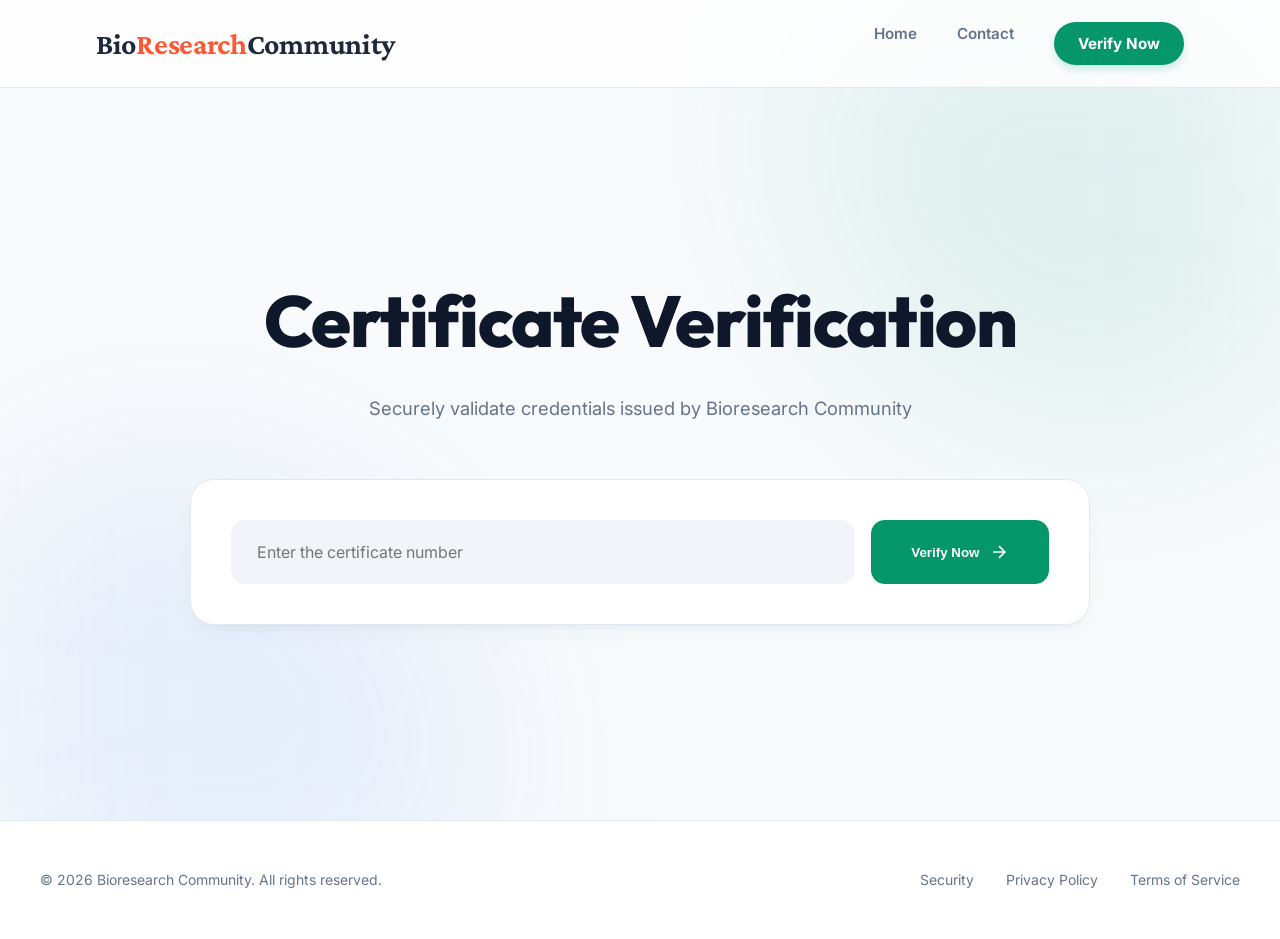
<file: index.html>
<!DOCTYPE html>
<html lang="en">
<head>
    <meta charset="UTF-8">
    <meta name="viewport" content="width=device-width, initial-scale=1.0">
    <meta name="description" content="Official certificate verification page for Bioresearch Community. Verify the authenticity of BRC certificates, diplomas, and awards.">
    <title>Verify Certificate | Bioresearch Community</title>
    <link rel="stylesheet" href="style.css">
    <link rel="preconnect" href="https://fonts.googleapis.com">
    <link rel="preconnect" href="https://fonts.gstatic.com" crossorigin>
    <link href="https://fonts.googleapis.com/css2?family=Inter:wght@300;400;500;600;700&family=Outfit:wght@400;600;700&family=Crimson+Pro:wght@700&display=swap" rel="stylesheet">
</head>
<body>
    <div class="blob-container">
        <div class="blob"></div>
        <div class="blob"></div>
        <div class="blob-secondary"></div>
    </div>

    <nav id="navbar">
        <div class="nav-container">
            <a href="index.html" class="logo">
                <span class="logo-bio">Bio</span><span class="logo-research">Research</span><span class="logo-community"> Community</span>
            </a>
            <div class="nav-links">
                <a href="index.html">Home</a>
                <a href="contact.html">Contact</a>
                <a href="https://bioresearchcommunity-verify.vercel.app/" class="nav-cta">Verify Now</a>
            </div>
        </div>
    </nav>

    <main>
        <section class="verify-hero">
            <div class="content-wrapper">
                <h1 id="page-title">Certificate Verification</h1>
                <p class="subtitle">Securely validate credentials issued by Bioresearch Community</p>
                
                <div class="verify-card" id="verification-card">
                    <div class="search-box">
                        <label for="cert-id" class="sr-only">Certificate Number</label>
                        <input type="text" id="cert-id" placeholder="Enter the certificate number" autocomplete="off">
                        <button id="verify-btn" type="button">
                            <span>Verify Now</span>
                            <svg class="icon" viewBox="0 0 24 24" fill="none" stroke="currentColor" stroke-width="2">
                                <path d="M5 12h14M12 5l7 7-7 7"/>
                            </svg>
                        </button>
                    </div>
                </div>

                <div id="result-container" class="hidden">
                    <!-- Results will be injected here -->
                </div>
            </div>
        </section>
    </main>

    <footer id="footer">
        <div class="footer-content">
            <p>&copy; 2026 Bioresearch Community. All rights reserved.</p>
            <div class="footer-links">
                <a href="#">Security</a>
                <a href="#">Privacy Policy</a>
                <a href="#">Terms of Service</a>
            </div>
        </div>
    </footer>

    <script src="script.js"></script>
</body>
</html>
</file>
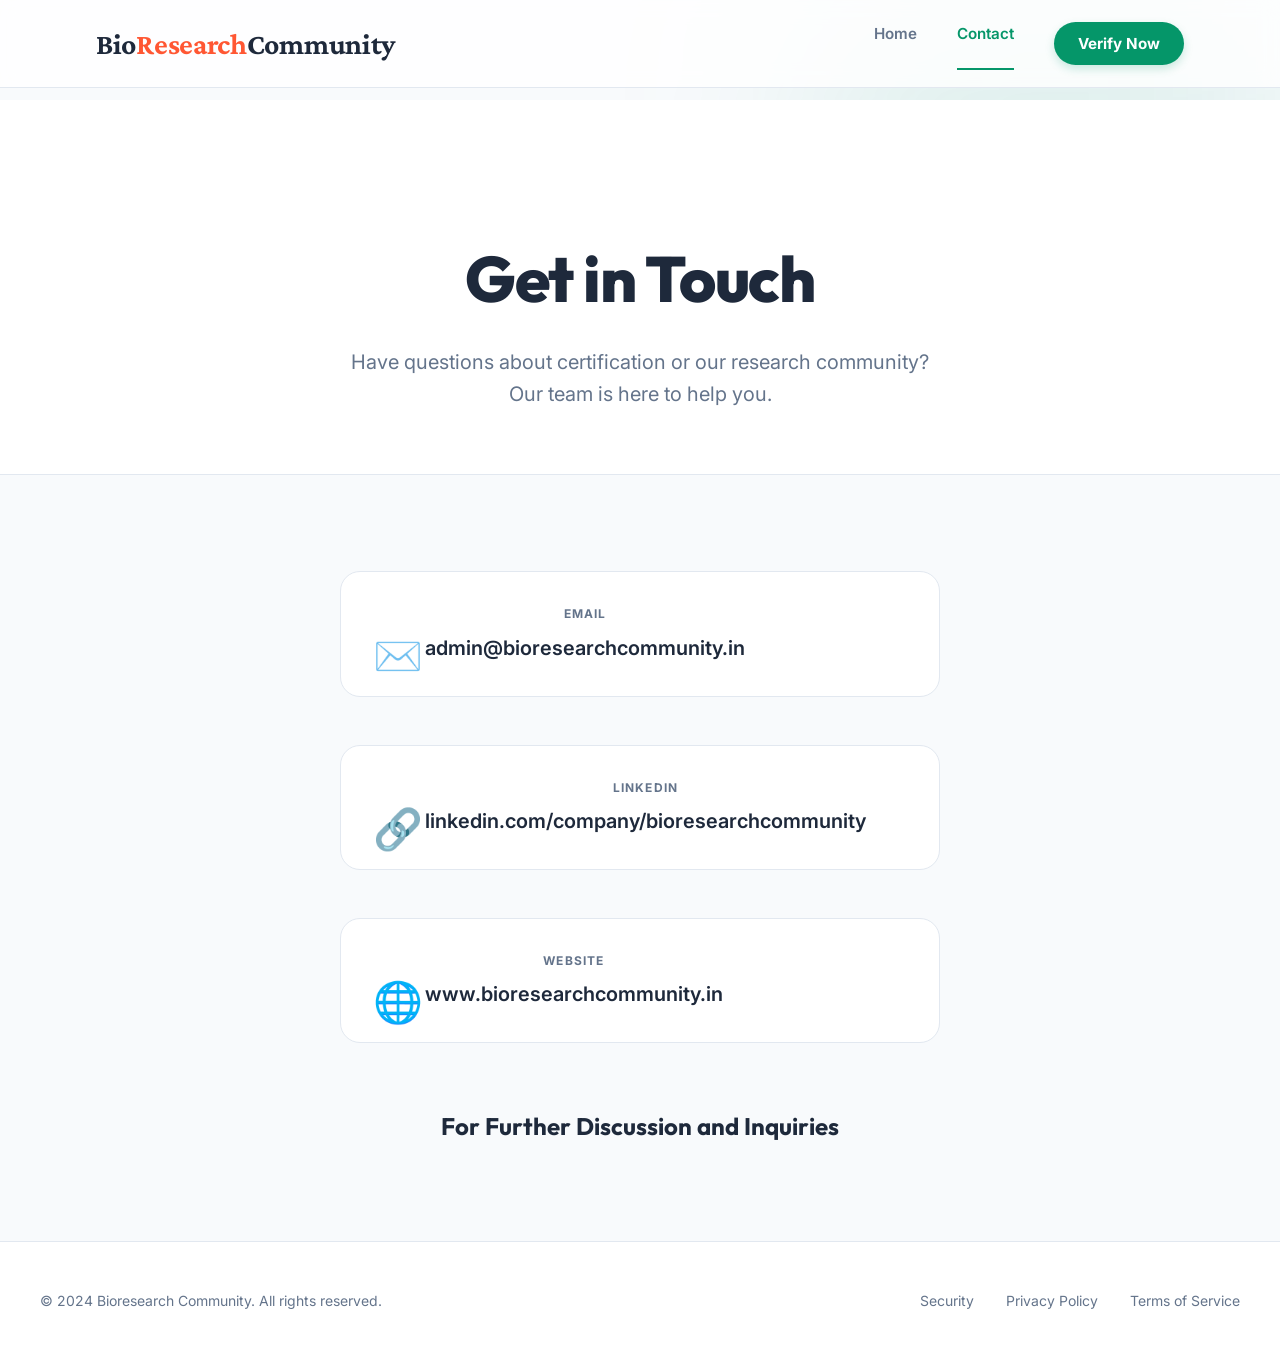
<file: contact.html>
<!DOCTYPE html>
<html lang="en">
<head>
    <meta charset="UTF-8">
    <meta name="viewport" content="width=device-width, initial-scale=1.0">
    <meta name="description" content="Contact Bioresearch Community for inquiries regarding certificate verification and other services.">
    <title>Contact Us | Bioresearch Community</title>
    <link rel="stylesheet" href="style.css">
    <link rel="preconnect" href="https://fonts.googleapis.com">
    <link rel="preconnect" href="https://fonts.gstatic.com" crossorigin>
    <link href="https://fonts.googleapis.com/css2?family=Inter:wght@300;400;500;600;700&family=Outfit:wght@400;600;700&family=Crimson+Pro:wght@700&display=swap" rel="stylesheet">
</head>
<body>
    <div class="blob-container">
        <div class="blob"></div>
        <div class="blob"></div>
        <div class="blob-secondary"></div>
    </div>

    <nav id="navbar">
        <div class="nav-container">
            <a href="index.html" class="logo">
                <span class="logo-bio">Bio</span><span class="logo-research">Research</span><span class="logo-community"> Community</span>
            </a>
            <div class="nav-links">
                <a href="index.html">Home</a>
                <a href="contact.html" class="active">Contact</a>
                <a href="https://bioresearchcommunity-verify.vercel.app/" class="nav-cta">Verify Now</a>
            </div>
        </div>
    </nav>

    <main>
        <section class="contact-hero">
            <div class="content-wrapper">
                <h1>Get in Touch</h1>
                <p>Have questions about certification or our research community? Our team is here to help you.</p>
            </div>
        </section>

        <section class="contact-section">
            <div class="content-wrapper">
                <div class="contact-simple-grid">
                    <div class="contact-item">
                        <span class="icon">✉️</span>
                        <div class="details">
                            <label>Email</label>
                            <a href="mailto:admin@bioresearchcommunity.in">admin@bioresearchcommunity.in</a>
                        </div>
                    </div>
                    <div class="contact-item">
                        <span class="icon">🔗</span>
                        <div class="details">
                            <label>LinkedIn</label>
                            <a href="https://linkedin.com/company/bioresearchcommunity" target="_blank" rel="noopener">linkedin.com/company/bioresearchcommunity</a>
                        </div>
                    </div>
                    <div class="contact-item">
                        <span class="icon">🌐</span>
                        <div class="details">
                            <label>Website</label>
                            <a href="https://www.bioresearchcommunity.in" target="_blank" rel="noopener">www.bioresearchcommunity.in</a>
                        </div>
                    </div>
                </div>
                <p class="footer-note">For Further Discussion and Inquiries</p>
            </div>
        </section>
    </main>

    <footer id="footer">
        <div class="footer-content">
            <p>&copy; 2024 Bioresearch Community. All rights reserved.</p>
            <div class="footer-links">
                <a href="#">Security</a>
                <a href="#">Privacy Policy</a>
                <a href="#">Terms of Service</a>
            </div>
        </div>
    </footer>

    <script src="script.js"></script>
</body>
</html>
</file>
<file: style.css>
:root {
    --primary: #059669; /* Emerald Green */
    --primary-dark: #047857;
    --secondary: #10b981;
    --accent: #3b82f6; 
    --bg-light: #ffffff;
    --bg-soft: #f8fafc;
    --card-bg: #ffffff;
    --card-border: #e2e8f0;
    --text-main: #0f172a;
    --text-muted: #64748b;
    --glass-blur: 10px;
    --transition: all 0.3s ease;
    --font-heading: 'Outfit', sans-serif;
    --font-body: 'Inter', sans-serif;
}

* {
    margin: 0;
    padding: 0;
    box-sizing: border-box;
}

body {
    background-color: var(--bg-soft);
    color: var(--text-main);
    font-family: var(--font-body);
    line-height: 1.6;
    overflow-x: hidden;
    min-height: 100vh;
    display: flex;
    flex-direction: column;
}

/* --- Subtle Background Elements --- */
.blob-container {
    position: fixed;
    top: 0;
    left: 0;
    width: 100%;
    height: 100%;
    z-index: -1;
    overflow: hidden;
    filter: blur(100px);
}

.blob {
    position: absolute;
    width: 600px;
    height: 600px;
    border-radius: 50%;
    opacity: 0.1;
}

.blob:nth-child(1) {
    background: var(--primary);
    top: -20%;
    right: -10%;
    animation: move 25s infinite alternate;
}

.blob:nth-child(2) {
    background: var(--accent);
    bottom: -20%;
    left: -10%;
    animation: move 30s infinite alternate-reverse;
}

.blob:nth-child(3) {
    background: var(--secondary);
    top: 40%;
    left: 40%;
    width: 400px;
    height: 400px;
    opacity: 0.05;
}

@keyframes move {
    from { transform: translate(0, 0) scale(1); }
    to { transform: translate(50px, 50px) scale(1.05); }
}

/* --- Navigation --- */
nav {
    padding: 1.25rem 2rem;
    position: fixed;
    top: 0;
    width: 100%;
    z-index: 100;
    background: rgba(255, 255, 255, 0.8);
    -webkit-backdrop-filter: blur(10px);
    backdrop-filter: blur(10px);
    border-bottom: 1px solid var(--card-border);
}

.nav-container {
    width: 100%;
    padding: 0 4rem;
    display: flex;
    justify-content: space-between;
    align-items: center;
}

.nav-links {
    display: flex;
    gap: 2.5rem;
}

.nav-links a {
    text-decoration: none;
    color: var(--text-muted);
    font-weight: 600;
    font-size: 0.95rem;
    transition: var(--transition);
    position: relative;
}

.nav-links a:hover {
    color: var(--primary);
}

.nav-links a::after {
    content: '';
    position: absolute;
    bottom: -5px;
    left: 0;
    width: 0;
    height: 2px;
    background: var(--primary);
    transition: var(--transition);
}

.nav-links a:hover::after {
    width: 100%;
}

.logo {
    display: flex;
    align-items: center;
    text-decoration: none;
    font-family: 'Crimson Pro', serif;
    font-weight: 700;
    font-size: 1.85rem;
    color: #1e293b;
    letter-spacing: -0.01em;
}

.logo-research {
    color: #ff5733; /* Orange-red from reference */
}

.nav-links a.active {
    color: var(--primary);
}

.nav-links a.active::after {
    width: 100%;
}

.nav-cta {
    background: var(--primary);
    color: white !important;
    padding: 0.6rem 1.5rem;
    border-radius: 50px;
    font-weight: 700 !important;
    transition: var(--transition);
    box-shadow: 0 4px 10px rgba(5, 150, 105, 0.2);
}

.nav-cta:hover {
    background: var(--primary-dark);
    transform: translateY(-2px);
    box-shadow: 0 6px 15px rgba(5, 150, 105, 0.3);
}

.nav-cta::after {
    display: none !important;
}

@media (max-width: 768px) {
    .nav-cta {
        margin-top: 1rem;
        text-align: center;
    }
}

/* --- Hero Section --- */
main {
    flex: 1;
    display: flex;
    flex-direction: column;
    align-items: center;
    padding-top: 100px;
}

.verify-hero {
    min-height: 80vh;
    display: flex;
    align-items: center;
    justify-content: center;
    width: 100%;
}

.content-wrapper {
    max-width: 900px;
    width: 90%;
    text-align: center;
    margin: 0 auto;
}

/* --- Contact Section --- */
.contact-section {
    padding: 6rem 0;
    width: 100%;
    background-color: var(--bg-soft);
}

.contact-hero {
    background: #fff;
    padding: 8rem 0 4rem;
    width: 100%;
    text-align: center;
    border-bottom: 1px solid var(--card-border);
}

.contact-hero h1 {
    font-size: clamp(2.5rem, 8vw, 4rem);
    color: #1e293b;
    margin-bottom: 1rem;
}

.contact-hero p {
    color: var(--text-muted);
    font-size: 1.25rem;
    max-width: 600px;
    margin: 0 auto;
}

.contact-simple-grid {
    display: flex;
    flex-direction: column;
    gap: 3rem;
    max-width: 600px;
    margin: 0 auto 3rem;
}

.contact-item {
    display: flex;
    align-items: center;
    gap: 2rem;
    padding: 2rem;
    background: #fff;
    border: 1px solid var(--card-border);
    border-radius: 20px;
    transition: var(--transition);
}

.contact-item:hover {
    transform: translateY(-5px);
    box-shadow: 0 10px 30px rgba(0,0,0,0.05);
}

.contact-item .icon {
    font-size: 2.5rem;
}

.contact-item .details label {
    display: block;
    font-size: 0.75rem;
    text-transform: uppercase;
    font-weight: 700;
    color: var(--text-muted);
    letter-spacing: 0.1em;
    margin-bottom: 0.5rem;
}

.contact-item .details a {
    font-size: 1.25rem;
    font-weight: 600;
    color: #1e293b;
    text-decoration: none;
    transition: var(--transition);
}

.contact-item .details a:hover {
    color: var(--primary);
}

.footer-note {
    font-family: var(--font-heading);
    font-size: 1.5rem;
    font-weight: 700;
    color: #1e293b;
    margin-top: 4rem;
}

.contact-footer-text {
    margin-top: 4rem;
    padding-top: 2rem;
    border-top: 1px solid #f1f5f9;
}

.contact-footer-text p {
    color: var(--text-muted) !important;
    font-size: 0.9rem !important;
    font-weight: 400 !important;
    line-height: 1.5;
}

h1 {
    font-family: var(--font-heading);
    font-size: clamp(3rem, 10vw, 4.5rem);
    font-weight: 800;
    margin-bottom: 1rem;
    color: var(--text-main);
    letter-spacing: -0.02em;
}

.subtitle {
    font-size: 1.15rem;
    color: var(--text-muted);
    margin-bottom: 3.5rem;
}

/* --- Search Card --- */
.verify-card {
    background: var(--card-bg);
    border: 1px solid var(--card-border);
    padding: 2.5rem;
    border-radius: 24px;
    box-shadow: 0 10px 25px -5px rgba(0, 0, 0, 0.04), 0 8px 10px -6px rgba(0, 0, 0, 0.04);
    margin-bottom: 2rem;
    transition: var(--transition);
}

.verify-card:hover {
    box-shadow: 0 20px 25px -5px rgba(0, 0, 0, 0.08), 0 10px 10px -5px rgba(0, 0, 0, 0.04);
    transform: translateY(-2px);
}

.search-box {
    display: flex;
    gap: 1rem;
}

input {
    flex: 1;
    background: #f1f5f9;
    border: 2px solid transparent;
    padding: 1.25rem 1.5rem;
    border-radius: 14px;
    color: var(--text-main);
    font-size: 1rem;
    font-family: var(--font-body);
    outline: none;
    transition: var(--transition);
}

input:focus {
    background: #fff;
    border-color: var(--primary);
    box-shadow: 0 0 0 4px rgba(5, 150, 105, 0.1);
}

button {
    background: var(--primary);
    color: #ffffff;
    border: none;
    padding: 0 2.5rem;
    border-radius: 14px;
    font-weight: 600;
    cursor: pointer;
    display: flex;
    align-items: center;
    gap: 0.6rem;
    transition: var(--transition);
}

button:hover {
    background: var(--primary-dark);
    transform: scale(1.02);
}

button:active {
    transform: scale(0.98);
}

.icon {
    width: 20px;
    height: 20px;
}

/* --- Results --- */
.hidden {
    display: none;
    opacity: 0;
    transform: translateY(20px);
}

#result-container {
    transition: var(--transition);
    animation: fadeIn 0.6s forwards;
}

@keyframes fadeIn {
    to {
        opacity: 1;
        transform: translateY(0);
    }
}

.result-card {
    background: #ffffff;
    border: 1px solid var(--card-border);
    border-radius: 24px;
    padding: 2.5rem;
    text-align: left;
    position: relative;
    overflow: hidden;
    box-shadow: 0 4px 6px -1px rgba(0, 0, 0, 0.1), 0 2px 4px -1px rgba(0, 0, 0, 0.06);
}

.status-badge {
    position: absolute;
    top: 1.5rem;
    right: 1.5rem;
    padding: 0.5rem 1.25rem;
    border-radius: 50px;
    font-size: 0.875rem;
    font-weight: 700;
    background: #ecfdf5;
    color: #059669;
    border: 1px solid #d1fae5;
}

.result-grid {
    display: grid;
    grid-template-columns: repeat(auto-fit, minmax(200px, 1fr));
    gap: 2rem;
    margin-top: 2rem;
}

.result-item label {
    display: block;
    color: var(--text-muted);
    font-size: 0.875rem;
    margin-bottom: 0.25rem;
    text-transform: uppercase;
    letter-spacing: 0.05em;
    font-weight: 600;
}

.result-item span {
    font-weight: 700;
    font-size: 1.15rem;
    color: var(--text-main);
}

/* --- Footer --- */
footer {
    padding: 3rem 2rem;
    border-top: 1px solid var(--card-border);
    background: #fff;
}

.footer-content {
    max-width: 1200px;
    margin: 0 auto;
    display: flex;
    justify-content: space-between;
    align-items: center;
    color: var(--text-muted);
    font-size: 0.875rem;
}

.footer-links {
    display: flex;
    gap: 2rem;
}

.footer-links a {
    color: var(--text-muted);
    text-decoration: none;
    transition: var(--transition);
}

.footer-links a:hover {
    color: var(--primary);
}

/* --- Responsive --- */
@media (max-width: 768px) {
    .nav-links { display: none; }
    .search-box { flex-direction: column; }
    button { padding: 1.25rem; justify-content: center; }
    .footer-content { flex-direction: column; gap: 1rem; text-align: center; }
}

.sr-only {
    position: absolute;
    width: 1px;
    height: 1px;
    padding: 0;
    margin: -1px;
    overflow: hidden;
    clip: rect(0, 0, 0, 0);
    border: 0;
}
</file>
